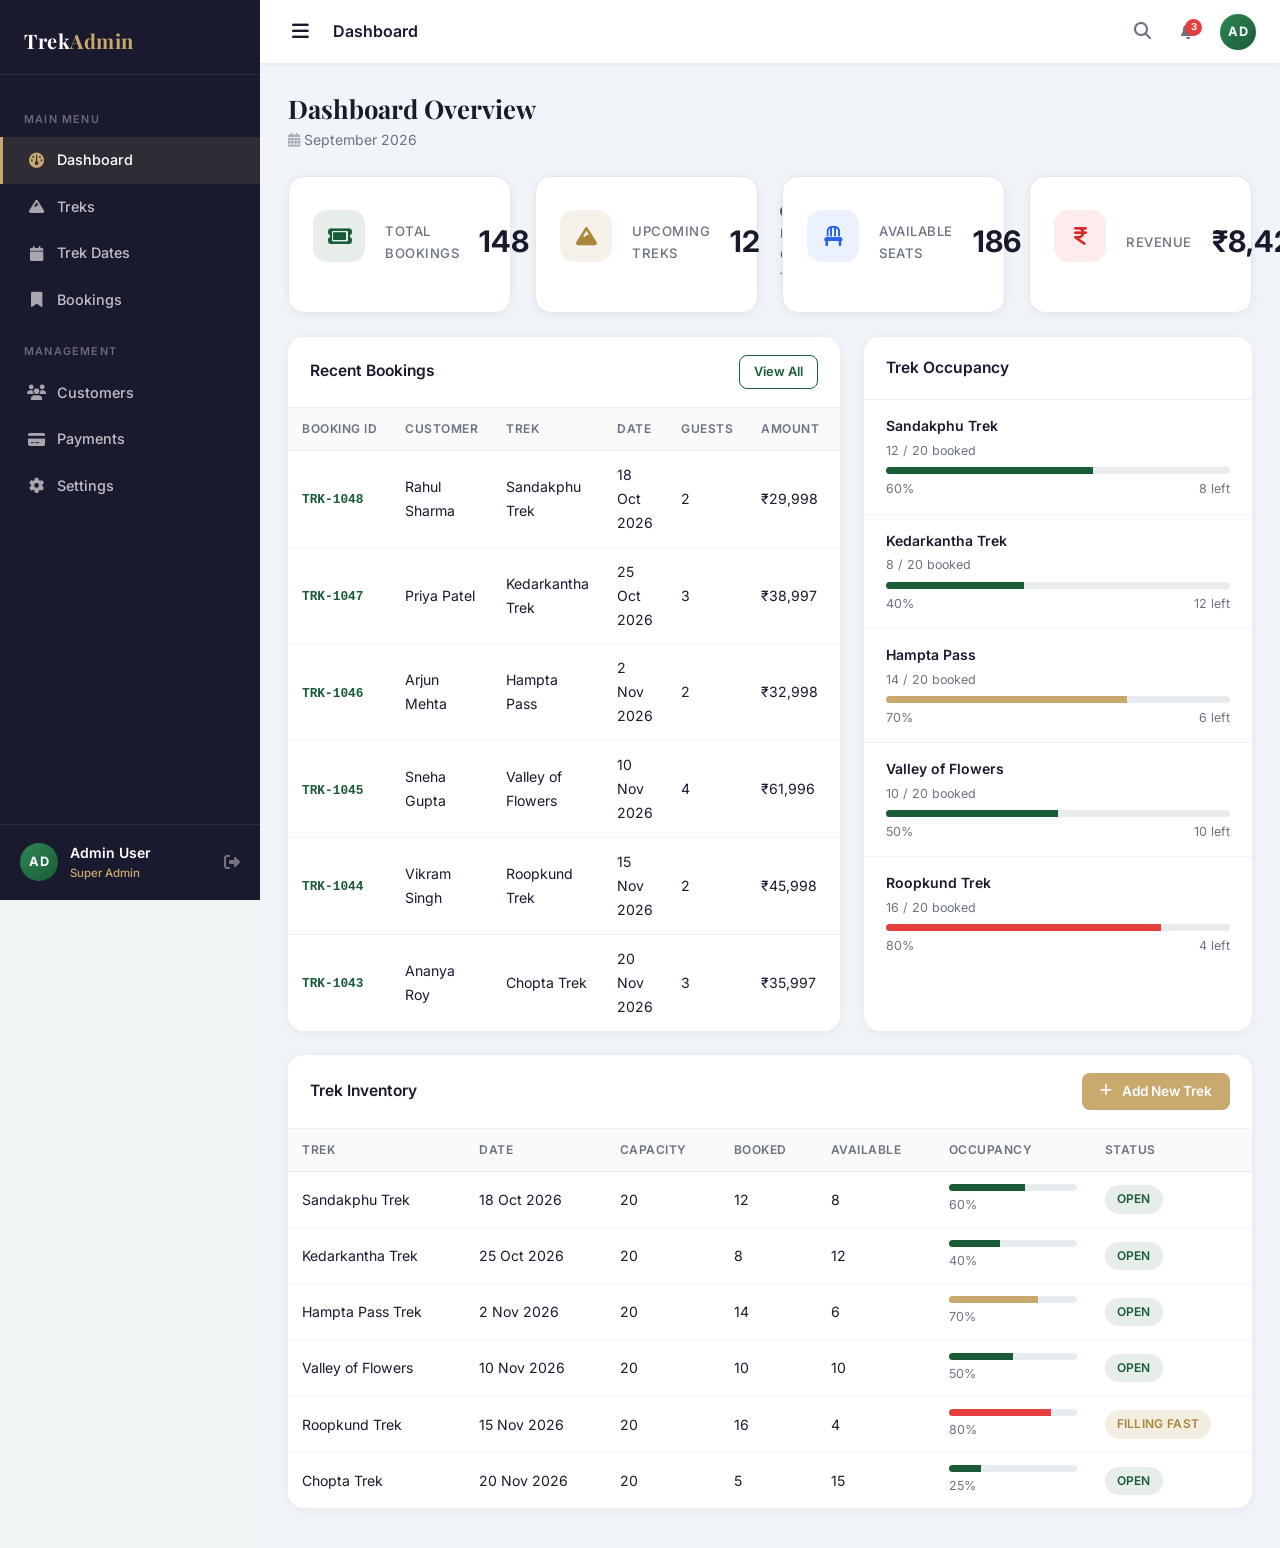
<file: admin.html>
﻿<!DOCTYPE html>
<html lang="en">
<head>
  <meta charset="UTF-8" />
  <meta name="viewport" content="width=device-width, initial-scale=1.0" />
  <title>Admin Dashboard — Trek Adventures</title>
  <link rel="stylesheet" href="https://cdn.jsdelivr.net/npm/bootstrap@5.3.3/dist/css/bootstrap.min.css" />
  <link rel="stylesheet" href="https://cdnjs.cloudflare.com/ajax/libs/font-awesome/6.5.0/css/all.min.css" />
  <link rel="stylesheet" href="https://fonts.googleapis.com/css2?family=Playfair+Display:wght@400;700&family=Inter:wght@300;400;500;600;700&display=swap" />
    <link rel="stylesheet" href="css/style.css" />
  <style>
    :root {
      --primary: #1a5c38;
      --primary-light: #2d8653;
      --accent: #c8a96e;
      --accent-dark: #a8873a;
      --dark: #1a1a2e;
      --light-bg: #f8f6f0;
      --text-muted-custom: #6b7280;
      --sidebar-width: 260px;
    }

    *, *::before, *::after { box-sizing: border-box; }

    body {
      font-family: 'Inter', sans-serif;
      background: #f1f5f3;
      color: var(--dark);
      margin: 0;
      padding: 0;
    }

    /* ===================== SIDEBAR ===================== */
    .admin-sidebar {
      width: var(--sidebar-width);
      min-height: 100vh;
      background: var(--dark);
      display: flex;
      flex-direction: column;
      position: fixed;
      top: 0;
      left: 0;
      z-index: 500;
      transition: transform 0.3s ease;
      overflow-y: auto;
    }

    .admin-sidebar.collapsed {
      transform: translateX(calc(-1 * var(--sidebar-width)));
    }

    .sidebar-logo {
      padding: 28px 24px 20px;
      font-family: 'Playfair Display', serif;
      font-size: 1.5rem;
      font-weight: 700;
      color: #fff;
      border-bottom: 1px solid rgba(255,255,255,0.08);
      letter-spacing: 0.5px;
    }

    .sidebar-logo span {
      color: var(--accent);
    }

    .sidebar-nav {
      flex: 1;
      padding: 16px 0;
    }

    .nav-section-label {
      font-size: 0.675rem;
      font-weight: 600;
      letter-spacing: 1.2px;
      text-transform: uppercase;
      color: rgba(255,255,255,0.35);
      padding: 20px 24px 8px;
    }

    .sidebar-nav a {
      display: flex;
      align-items: center;
      gap: 12px;
      padding: 11px 24px;
      color: rgba(255,255,255,0.72);
      text-decoration: none;
      font-size: 0.9rem;
      font-weight: 500;
      border-left: 3px solid transparent;
      transition: all 0.2s ease;
    }

    .sidebar-nav a:hover {
      color: #fff;
      background: rgba(255,255,255,0.06);
    }

    .sidebar-nav a.active {
      color: #fff;
      background: rgba(200,169,110,0.12);
      border-left-color: var(--accent);
    }

    .sidebar-nav a .fa-fw {
      width: 18px;
      font-size: 0.95rem;
      opacity: 0.85;
    }

    .sidebar-nav a.active .fa-fw {
      color: var(--accent);
      opacity: 1;
    }

    /* Sidebar User Section */
    .sidebar-user {
      padding: 16px 20px;
      border-top: 1px solid rgba(255,255,255,0.08);
      display: flex;
      align-items: center;
      gap: 12px;
    }

    .avatar-circle {
      width: 38px;
      height: 38px;
      border-radius: 50%;
      background: linear-gradient(135deg, var(--primary-light), var(--primary));
      color: #fff;
      display: flex;
      align-items: center;
      justify-content: center;
      font-weight: 700;
      font-size: 0.8rem;
      flex-shrink: 0;
      letter-spacing: 0.5px;
    }

    .sidebar-user-info {
      flex: 1;
      overflow: hidden;
    }

    .sidebar-user-name {
      color: #fff;
      font-size: 0.875rem;
      font-weight: 600;
      white-space: nowrap;
      overflow: hidden;
      text-overflow: ellipsis;
    }

    .sidebar-user-role {
      color: var(--accent);
      font-size: 0.72rem;
      font-weight: 500;
    }

    .sidebar-logout {
      color: rgba(255,255,255,0.4);
      font-size: 1rem;
      text-decoration: none;
      transition: color 0.2s;
    }

    .sidebar-logout:hover { color: #fc8181; }

    /* ===================== MAIN CONTENT ===================== */
    .admin-content {
      margin-left: var(--sidebar-width);
      min-height: 100vh;
      display: flex;
      flex-direction: column;
      transition: margin-left 0.3s ease;
    }

    .admin-content.expanded {
      margin-left: 0;
    }

    /* ===================== TOPBAR ===================== */
    .admin-topbar {
      background: #fff;
      border-bottom: 1px solid rgba(0,0,0,0.07);
      padding: 0 24px;
      height: 64px;
      display: flex;
      align-items: center;
      justify-content: space-between;
      position: sticky;
      top: 0;
      z-index: 400;
      box-shadow: 0 1px 4px rgba(0,0,0,0.06);
    }

    .topbar-left {
      display: flex;
      align-items: center;
      gap: 16px;
    }

    .topbar-right {
      display: flex;
      align-items: center;
      gap: 10px;
    }

    #sidebar-toggle {
      background: none;
      border: none;
      color: var(--dark);
      font-size: 1.2rem;
      cursor: pointer;
      padding: 6px 8px;
      border-radius: 8px;
      transition: background 0.2s;
    }

    #sidebar-toggle:hover {
      background: var(--light-bg);
    }

    .breadcrumb-label {
      font-size: 1rem;
      font-weight: 600;
      color: var(--dark);
    }

    .topbar-icon-btn {
      position: relative;
      background: none;
      border: none;
      color: var(--text-muted-custom);
      font-size: 1.05rem;
      cursor: pointer;
      padding: 8px 10px;
      border-radius: 8px;
      transition: background 0.2s, color 0.2s;
      text-decoration: none;
      display: flex;
      align-items: center;
    }

    .topbar-icon-btn:hover {
      background: var(--light-bg);
      color: var(--primary);
    }

    .notif-badge {
      position: absolute;
      top: 4px;
      right: 4px;
      width: 17px;
      height: 17px;
      background: #e53e3e;
      color: #fff;
      border-radius: 50%;
      font-size: 0.6rem;
      font-weight: 700;
      display: flex;
      align-items: center;
      justify-content: center;
    }

    .topbar-avatar {
      width: 36px;
      height: 36px;
      border-radius: 50%;
      background: linear-gradient(135deg, var(--primary-light), var(--primary));
      color: #fff;
      font-size: 0.8rem;
      font-weight: 700;
      display: flex;
      align-items: center;
      justify-content: center;
      cursor: pointer;
      letter-spacing: 0.5px;
    }

    /* ===================== CONTENT AREA ===================== */
    .content-body {
      padding: 28px 28px 40px;
      flex: 1;
    }

    .page-heading {
      font-family: 'Playfair Display', serif;
      font-size: 1.6rem;
      font-weight: 700;
      color: var(--dark);
      margin: 0;
    }

    .page-date {
      color: var(--text-muted-custom);
      font-size: 0.875rem;
    }

    /* ===================== STAT CARDS ===================== */
    .stat-card {
      background: #fff;
      border-radius: 16px;
      padding: 24px;
      box-shadow: 0 2px 12px rgba(0,0,0,0.06);
      transition: transform 0.2s ease, box-shadow 0.2s ease;
      height: 100%;
    }

    .stat-card:hover {
      transform: translateY(-4px);
      box-shadow: 0 8px 24px rgba(0,0,0,0.10);
    }

    .stat-icon {
      width: 52px;
      height: 52px;
      border-radius: 14px;
      display: flex;
      align-items: center;
      justify-content: center;
      font-size: 1.3rem;
      margin-bottom: 16px;
    }

    .stat-icon.green  { background: rgba(26,92,56,0.1);  color: var(--primary); }
    .stat-icon.gold   { background: rgba(200,169,110,0.15); color: var(--accent-dark); }
    .stat-icon.blue   { background: rgba(59,130,246,0.1);  color: #2563eb; }
    .stat-icon.red    { background: rgba(239,68,68,0.1);   color: #dc2626; }

    .stat-value {
      font-size: 1.85rem;
      font-weight: 700;
      color: var(--dark);
      line-height: 1;
      margin-bottom: 4px;
    }

    .stat-label {
      font-size: 0.82rem;
      font-weight: 500;
      color: var(--text-muted-custom);
      margin-bottom: 8px;
      text-transform: uppercase;
      letter-spacing: 0.5px;
    }

    .stat-sub {
      font-size: 0.8rem;
      margin: 0;
    }

    /* ===================== CARDS ===================== */
    .admin-card {
      background: #fff;
      border-radius: 16px;
      box-shadow: 0 2px 12px rgba(0,0,0,0.06);
      border: none;
      overflow: hidden;
      height: 100%;
    }

    .admin-card .card-header {
      background: #fff;
      border-bottom: 1px solid rgba(0,0,0,0.06);
      padding: 18px 22px;
      display: flex;
      align-items: center;
      justify-content: space-between;
      font-weight: 600;
      font-size: 0.975rem;
      color: var(--dark);
    }

    /* ===================== TABLE ===================== */
    .admin-table {
      font-size: 0.86rem;
    }

    .admin-table thead th {
      font-size: 0.75rem;
      font-weight: 600;
      text-transform: uppercase;
      letter-spacing: 0.5px;
      color: var(--text-muted-custom);
      background: #fafafa;
      border-bottom: 1px solid rgba(0,0,0,0.07);
      padding: 11px 14px;
      white-space: nowrap;
    }

    .admin-table tbody td {
      padding: 12px 14px;
      vertical-align: middle;
      border-color: rgba(0,0,0,0.05);
      color: var(--dark);
    }

    .admin-table tbody tr:last-child td {
      border-bottom: none;
    }

    .admin-table tbody tr:hover {
      background: #f9fdf9;
    }

    .booking-id {
      font-family: 'Courier New', monospace;
      font-size: 0.8rem;
      font-weight: 600;
      color: var(--primary);
    }

    /* ===================== STATUS BADGES ===================== */
    .status-badge {
      display: inline-flex;
      align-items: center;
      padding: 4px 12px;
      border-radius: 20px;
      font-size: 0.75rem;
      font-weight: 600;
      letter-spacing: 0.3px;
    }

    .status-confirmed {
      background: rgba(26,92,56,0.1);
      color: var(--primary);
    }

    .status-pending {
      background: rgba(200,169,110,0.2);
      color: var(--accent-dark);
    }

    .status-cancelled {
      background: rgba(239,68,68,0.1);
      color: #dc2626;
    }

    /* ===================== OCCUPANCY BARS ===================== */
    .occupancy-wrap {
      display: flex;
      flex-direction: column;
      gap: 3px;
    }

    .occupancy-meta {
      display: flex;
      justify-content: space-between;
      font-size: 0.78rem;
      color: var(--text-muted-custom);
    }

    .trek-perf-item {
      padding: 14px 22px;
      border-bottom: 1px solid rgba(0,0,0,0.05);
    }

    .trek-perf-item:last-child { border-bottom: none; }

    .trek-perf-name {
      font-weight: 600;
      font-size: 0.875rem;
      color: var(--dark);
      margin-bottom: 2px;
    }

    .trek-perf-seats {
      font-size: 0.78rem;
      color: var(--text-muted-custom);
      margin-bottom: 6px;
    }

    .progress {
      height: 7px;
      border-radius: 99px;
      background: #e9ecef;
    }

    .progress-bar.bg-primary-custom { background: var(--primary) !important; }
    .progress-bar.bg-accent-custom  { background: var(--accent) !important; }
    .progress-bar.bg-danger-custom  { background: #e53e3e !important; }

    /* ===================== BUTTONS ===================== */
    .btn-outline-custom {
      border: 1.5px solid var(--primary);
      color: var(--primary);
      background: transparent;
      font-size: 0.8rem;
      font-weight: 600;
      padding: 5px 14px;
      border-radius: 8px;
      transition: all 0.2s;
    }

    .btn-outline-custom:hover {
      background: var(--primary);
      color: #fff;
    }

    .btn-accent {
      background: var(--accent);
      color: #fff;
      border: none;
      font-size: 0.85rem;
      font-weight: 600;
      padding: 7px 18px;
      border-radius: 8px;
      transition: background 0.2s;
    }

    .btn-accent:hover {
      background: var(--accent-dark);
      color: #fff;
    }

    /* ===================== OVERLAY ===================== */
    #sidebar-overlay {
      display: none;
      background: rgba(0,0,0,0.5);
      z-index: 499;
    }

    /* ===================== RESPONSIVE ===================== */
    @media (max-width: 991.98px) {
      .admin-sidebar {
        transform: translateX(calc(-1 * var(--sidebar-width)));
      }

      .admin-sidebar.open {
        transform: translateX(0);
      }

      .admin-content {
        margin-left: 0;
      }

      #sidebar-overlay.show {
        display: block !important;
      }
    }

    @media (max-width: 575.98px) {
      .content-body {
        padding: 16px 14px 32px;
      }

      .admin-topbar {
        padding: 0 14px;
      }

      .stat-value {
        font-size: 1.5rem;
      }
    }
  </style>
</head>
<body data-page="admin">

<!-- Sidebar Overlay (mobile) -->
<div id="sidebar-overlay"
     class="position-fixed top-0 start-0 w-100 h-100"
     style="background:rgba(0,0,0,.5);z-index:499;display:none"
     onclick="toggleSidebar()"></div>

<div class="d-flex">

  <!-- ==================== SIDEBAR ==================== -->
  <aside class="admin-sidebar" id="adminSidebar">

    <div class="sidebar-logo">Trek<span>Admin</span></div>

    <nav class="sidebar-nav">

      <!-- Main Menu -->
      <div class="nav-section-label">Main Menu</div>
      <a href="#" class="active">
        <i class="fas fa-gauge fa-fw"></i> Dashboard
      </a>
      <a href="#">
        <i class="fas fa-mountain fa-fw"></i> Treks
      </a>
      <a href="#">
        <i class="fas fa-calendar fa-fw"></i> Trek Dates
      </a>
      <a href="#">
        <i class="fas fa-bookmark fa-fw"></i> Bookings
      </a>

      <!-- Management -->
      <div class="nav-section-label">Management</div>
      <a href="#">
        <i class="fas fa-users fa-fw"></i> Customers
      </a>
      <a href="#">
        <i class="fas fa-credit-card fa-fw"></i> Payments
      </a>
      <a href="#">
        <i class="fas fa-gear fa-fw"></i> Settings
      </a>

    </nav>

    <!-- Sidebar User -->
    <div class="sidebar-user">
      <div class="avatar-circle">AD</div>
      <div class="sidebar-user-info">
        <div class="sidebar-user-name">Admin User</div>
        <div class="sidebar-user-role">Super Admin</div>
      </div>
      <a href="#" class="sidebar-logout" title="Logout">
        <i class="fas fa-sign-out-alt"></i>
      </a>
    </div>

  </aside>

  <!-- ==================== MAIN CONTENT ==================== -->
  <div class="admin-content w-100" id="adminContent">

    <!-- TOPBAR -->
    <div class="admin-topbar">
      <div class="topbar-left">
        <button id="sidebar-toggle" onclick="toggleSidebar()" title="Toggle Sidebar">
          <i class="fas fa-bars"></i>
        </button>
        <span class="breadcrumb-label">Dashboard</span>
      </div>
      <div class="topbar-right">
        <button class="topbar-icon-btn" title="Search">
          <i class="fas fa-search"></i>
        </button>
        <button class="topbar-icon-btn" title="Notifications">
          <i class="fas fa-bell"></i>
          <span class="notif-badge">3</span>
        </button>
        <div class="topbar-avatar ms-1">AD</div>
      </div>
    </div>

    <!-- CONTENT BODY -->
    <div class="content-body">

      <!-- ── Section 1: Page Heading ── -->
      <div class="d-flex align-items-center justify-content-between mb-4">
        <div>
          <h1 class="page-heading">Dashboard Overview</h1>
          <p class="page-date mb-0 mt-1"><i class="fas fa-calendar-alt me-1 opacity-50"></i>September 2026</p>
        </div>
      </div>

      <!-- ── Section 2: Stat Cards ── -->
      <div class="row row-cols-1 row-cols-sm-2 row-cols-xl-4 g-4 mb-4">

        <!-- Total Bookings -->
        <div class="col">
          <div class="stat-card">
            <div class="stat-icon green">
              <i class="fas fa-ticket"></i>
            </div>
            <div class="stat-label">Total Bookings</div>
            <div class="stat-value">148</div>
            <p class="stat-sub text-success"><i class="fas fa-arrow-up me-1"></i>+12 this month</p>
          </div>
        </div>

        <!-- Upcoming Treks -->
        <div class="col">
          <div class="stat-card">
            <div class="stat-icon gold">
              <i class="fas fa-mountain"></i>
            </div>
            <div class="stat-label">Upcoming Treks</div>
            <div class="stat-value">12</div>
            <p class="stat-sub text-muted"><i class="fas fa-clock me-1"></i>Next: Oct 18</p>
          </div>
        </div>

        <!-- Available Seats -->
        <div class="col">
          <div class="stat-card">
            <div class="stat-icon blue">
              <i class="fas fa-chair"></i>
            </div>
            <div class="stat-label">Available Seats</div>
            <div class="stat-value">186</div>
            <p class="stat-sub text-muted"><i class="fas fa-layer-group me-1"></i>Across all treks</p>
          </div>
        </div>

        <!-- Revenue -->
        <div class="col">
          <div class="stat-card">
            <div class="stat-icon red">
              <i class="fas fa-indian-rupee-sign"></i>
            </div>
            <div class="stat-label">Revenue</div>
            <div class="stat-value">₹8,42,500</div>
            <p class="stat-sub text-success"><i class="fas fa-arrow-up me-1"></i>+18% vs last month</p>
          </div>
        </div>

      </div><!-- /stat cards row -->

      <!-- ── Section 3: Bookings + Trek Performance ── -->
      <div class="row g-4 mb-4">

        <!-- Recent Bookings -->
        <div class="col-lg-7">
          <div class="admin-card">
            <div class="card-header">
              <span>Recent Bookings</span>
              <button class="btn-outline-custom">View All</button>
            </div>
            <div class="table-responsive">
              <table class="admin-table table table-hover mb-0">
                <thead>
                  <tr>
                    <th>Booking ID</th>
                    <th>Customer</th>
                    <th>Trek</th>
                    <th>Date</th>
                    <th>Guests</th>
                    <th>Amount</th>
                    <th>Status</th>
                  </tr>
                </thead>
                <tbody>
                  <tr>
                    <td><span class="booking-id">TRK-1048</span></td>
                    <td>Rahul Sharma</td>
                    <td>Sandakphu Trek</td>
                    <td>18 Oct 2026</td>
                    <td>2</td>
                    <td>₹29,998</td>
                    <td><span class="status-badge status-confirmed">Confirmed</span></td>
                  </tr>
                  <tr>
                    <td><span class="booking-id">TRK-1047</span></td>
                    <td>Priya Patel</td>
                    <td>Kedarkantha Trek</td>
                    <td>25 Oct 2026</td>
                    <td>3</td>
                    <td>₹38,997</td>
                    <td><span class="status-badge status-confirmed">Confirmed</span></td>
                  </tr>
                  <tr>
                    <td><span class="booking-id">TRK-1046</span></td>
                    <td>Arjun Mehta</td>
                    <td>Hampta Pass</td>
                    <td>2 Nov 2026</td>
                    <td>2</td>
                    <td>₹32,998</td>
                    <td><span class="status-badge status-pending">Pending</span></td>
                  </tr>
                  <tr>
                    <td><span class="booking-id">TRK-1045</span></td>
                    <td>Sneha Gupta</td>
                    <td>Valley of Flowers</td>
                    <td>10 Nov 2026</td>
                    <td>4</td>
                    <td>₹61,996</td>
                    <td><span class="status-badge status-confirmed">Confirmed</span></td>
                  </tr>
                  <tr>
                    <td><span class="booking-id">TRK-1044</span></td>
                    <td>Vikram Singh</td>
                    <td>Roopkund Trek</td>
                    <td>15 Nov 2026</td>
                    <td>2</td>
                    <td>₹45,998</td>
                    <td><span class="status-badge status-pending">Pending</span></td>
                  </tr>
                  <tr>
                    <td><span class="booking-id">TRK-1043</span></td>
                    <td>Ananya Roy</td>
                    <td>Chopta Trek</td>
                    <td>20 Nov 2026</td>
                    <td>3</td>
                    <td>₹35,997</td>
                    <td><span class="status-badge status-cancelled">Cancelled</span></td>
                  </tr>
                </tbody>
              </table>
            </div>
          </div>
        </div>

        <!-- Trek Occupancy -->
        <div class="col-lg-5">
          <div class="admin-card">
            <div class="card-header">
              <span>Trek Occupancy</span>
            </div>
            <div>

              <div class="trek-perf-item">
                <div class="trek-perf-name">Sandakphu Trek</div>
                <div class="trek-perf-seats">12 / 20 booked</div>
                <div class="progress">
                  <div class="progress-bar bg-primary-custom" style="width:60%" role="progressbar" aria-valuenow="60" aria-valuemin="0" aria-valuemax="100"></div>
                </div>
                <div class="occupancy-meta mt-1"><span>60%</span><span>8 left</span></div>
              </div>

              <div class="trek-perf-item">
                <div class="trek-perf-name">Kedarkantha Trek</div>
                <div class="trek-perf-seats">8 / 20 booked</div>
                <div class="progress">
                  <div class="progress-bar bg-primary-custom" style="width:40%" role="progressbar" aria-valuenow="40" aria-valuemin="0" aria-valuemax="100"></div>
                </div>
                <div class="occupancy-meta mt-1"><span>40%</span><span>12 left</span></div>
              </div>

              <div class="trek-perf-item">
                <div class="trek-perf-name">Hampta Pass</div>
                <div class="trek-perf-seats">14 / 20 booked</div>
                <div class="progress">
                  <div class="progress-bar bg-accent-custom" style="width:70%" role="progressbar" aria-valuenow="70" aria-valuemin="0" aria-valuemax="100"></div>
                </div>
                <div class="occupancy-meta mt-1"><span>70%</span><span>6 left</span></div>
              </div>

              <div class="trek-perf-item">
                <div class="trek-perf-name">Valley of Flowers</div>
                <div class="trek-perf-seats">10 / 20 booked</div>
                <div class="progress">
                  <div class="progress-bar bg-primary-custom" style="width:50%" role="progressbar" aria-valuenow="50" aria-valuemin="0" aria-valuemax="100"></div>
                </div>
                <div class="occupancy-meta mt-1"><span>50%</span><span>10 left</span></div>
              </div>

              <div class="trek-perf-item">
                <div class="trek-perf-name">Roopkund Trek</div>
                <div class="trek-perf-seats">16 / 20 booked</div>
                <div class="progress">
                  <div class="progress-bar bg-danger-custom" style="width:80%" role="progressbar" aria-valuenow="80" aria-valuemin="0" aria-valuemax="100"></div>
                </div>
                <div class="occupancy-meta mt-1"><span>80%</span><span>4 left</span></div>
              </div>

            </div>
          </div>
        </div>

      </div><!-- /section 3 -->

      <!-- ── Section 4: Trek Inventory Table ── -->
      <div class="row">
        <div class="col-12">
          <div class="admin-card">
            <div class="card-header">
              <span>Trek Inventory</span>
              <button class="btn-accent"><i class="fas fa-plus me-1"></i>Add New Trek</button>
            </div>
            <div class="table-responsive">
              <table class="admin-table table table-hover mb-0">
                <thead>
                  <tr>
                    <th>Trek</th>
                    <th>Date</th>
                    <th>Capacity</th>
                    <th>Booked</th>
                    <th>Available</th>
                    <th style="min-width:130px">Occupancy</th>
                    <th>Status</th>
                  </tr>
                </thead>
                <tbody>
                  <tr>
                    <td class="fw-600">Sandakphu Trek</td>
                    <td>18 Oct 2026</td>
                    <td>20</td>
                    <td>12</td>
                    <td>8</td>
                    <td>
                      <div class="occupancy-wrap">
                        <div class="progress">
                          <div class="progress-bar bg-primary-custom" style="width:60%" role="progressbar"></div>
                        </div>
                        <div class="occupancy-meta"><span>60%</span></div>
                      </div>
                    </td>
                    <td><span class="status-badge status-confirmed">Open</span></td>
                  </tr>
                  <tr>
                    <td class="fw-600">Kedarkantha Trek</td>
                    <td>25 Oct 2026</td>
                    <td>20</td>
                    <td>8</td>
                    <td>12</td>
                    <td>
                      <div class="occupancy-wrap">
                        <div class="progress">
                          <div class="progress-bar bg-primary-custom" style="width:40%" role="progressbar"></div>
                        </div>
                        <div class="occupancy-meta"><span>40%</span></div>
                      </div>
                    </td>
                    <td><span class="status-badge status-confirmed">Open</span></td>
                  </tr>
                  <tr>
                    <td class="fw-600">Hampta Pass Trek</td>
                    <td>2 Nov 2026</td>
                    <td>20</td>
                    <td>14</td>
                    <td>6</td>
                    <td>
                      <div class="occupancy-wrap">
                        <div class="progress">
                          <div class="progress-bar bg-accent-custom" style="width:70%" role="progressbar"></div>
                        </div>
                        <div class="occupancy-meta"><span>70%</span></div>
                      </div>
                    </td>
                    <td><span class="status-badge status-confirmed">Open</span></td>
                  </tr>
                  <tr>
                    <td class="fw-600">Valley of Flowers</td>
                    <td>10 Nov 2026</td>
                    <td>20</td>
                    <td>10</td>
                    <td>10</td>
                    <td>
                      <div class="occupancy-wrap">
                        <div class="progress">
                          <div class="progress-bar bg-primary-custom" style="width:50%" role="progressbar"></div>
                        </div>
                        <div class="occupancy-meta"><span>50%</span></div>
                      </div>
                    </td>
                    <td><span class="status-badge status-confirmed">Open</span></td>
                  </tr>
                  <tr>
                    <td class="fw-600">Roopkund Trek</td>
                    <td>15 Nov 2026</td>
                    <td>20</td>
                    <td>16</td>
                    <td>4</td>
                    <td>
                      <div class="occupancy-wrap">
                        <div class="progress">
                          <div class="progress-bar bg-danger-custom" style="width:80%" role="progressbar"></div>
                        </div>
                        <div class="occupancy-meta"><span>80%</span></div>
                      </div>
                    </td>
                    <td><span class="status-badge status-pending">Filling Fast</span></td>
                  </tr>
                  <tr>
                    <td class="fw-600">Chopta Trek</td>
                    <td>20 Nov 2026</td>
                    <td>20</td>
                    <td>5</td>
                    <td>15</td>
                    <td>
                      <div class="occupancy-wrap">
                        <div class="progress">
                          <div class="progress-bar bg-primary-custom" style="width:25%" role="progressbar"></div>
                        </div>
                        <div class="occupancy-meta"><span>25%</span></div>
                      </div>
                    </td>
                    <td><span class="status-badge status-confirmed">Open</span></td>
                  </tr>
                </tbody>
              </table>
            </div>
          </div>
        </div>
      </div><!-- /section 4 -->

    </div><!-- /content-body -->
  </div><!-- /admin-content -->
</div><!-- /d-flex -->

<script src="https://cdn.jsdelivr.net/npm/bootstrap@5.3.3/dist/js/bootstrap.bundle.min.js"></script>
<script src="js/main.js" defer></script>
<script>
  function toggleSidebar() {
    const sidebar  = document.getElementById('adminSidebar');
    const overlay  = document.getElementById('sidebar-overlay');
    const content  = document.getElementById('adminContent');
    const isWide   = window.innerWidth >= 992;

    if (isWide) {
      // Desktop: push content
      sidebar.classList.toggle('collapsed');
      content.classList.toggle('expanded');
    } else {
      // Mobile: slide over + overlay
      sidebar.classList.toggle('open');
      const isOpen = sidebar.classList.contains('open');
      overlay.style.display = isOpen ? 'block' : 'none';
    }
  }

  // Reset sidebar state on resize
  window.addEventListener('resize', () => {
    const sidebar  = document.getElementById('adminSidebar');
    const overlay  = document.getElementById('sidebar-overlay');
    const content  = document.getElementById('adminContent');
    if (window.innerWidth >= 992) {
      sidebar.classList.remove('open');
      overlay.style.display = 'none';
    } else {
      sidebar.classList.remove('collapsed');
      content.classList.remove('expanded');
    }
  });

  // Sidebar nav link active state
  document.querySelectorAll('.sidebar-nav a').forEach(link => {
    link.addEventListener('click', function(e) {
      e.preventDefault();
      document.querySelectorAll('.sidebar-nav a').forEach(l => l.classList.remove('active'));
      this.classList.add('active');
    });
  });
</script>
</body>
</html>
</file>
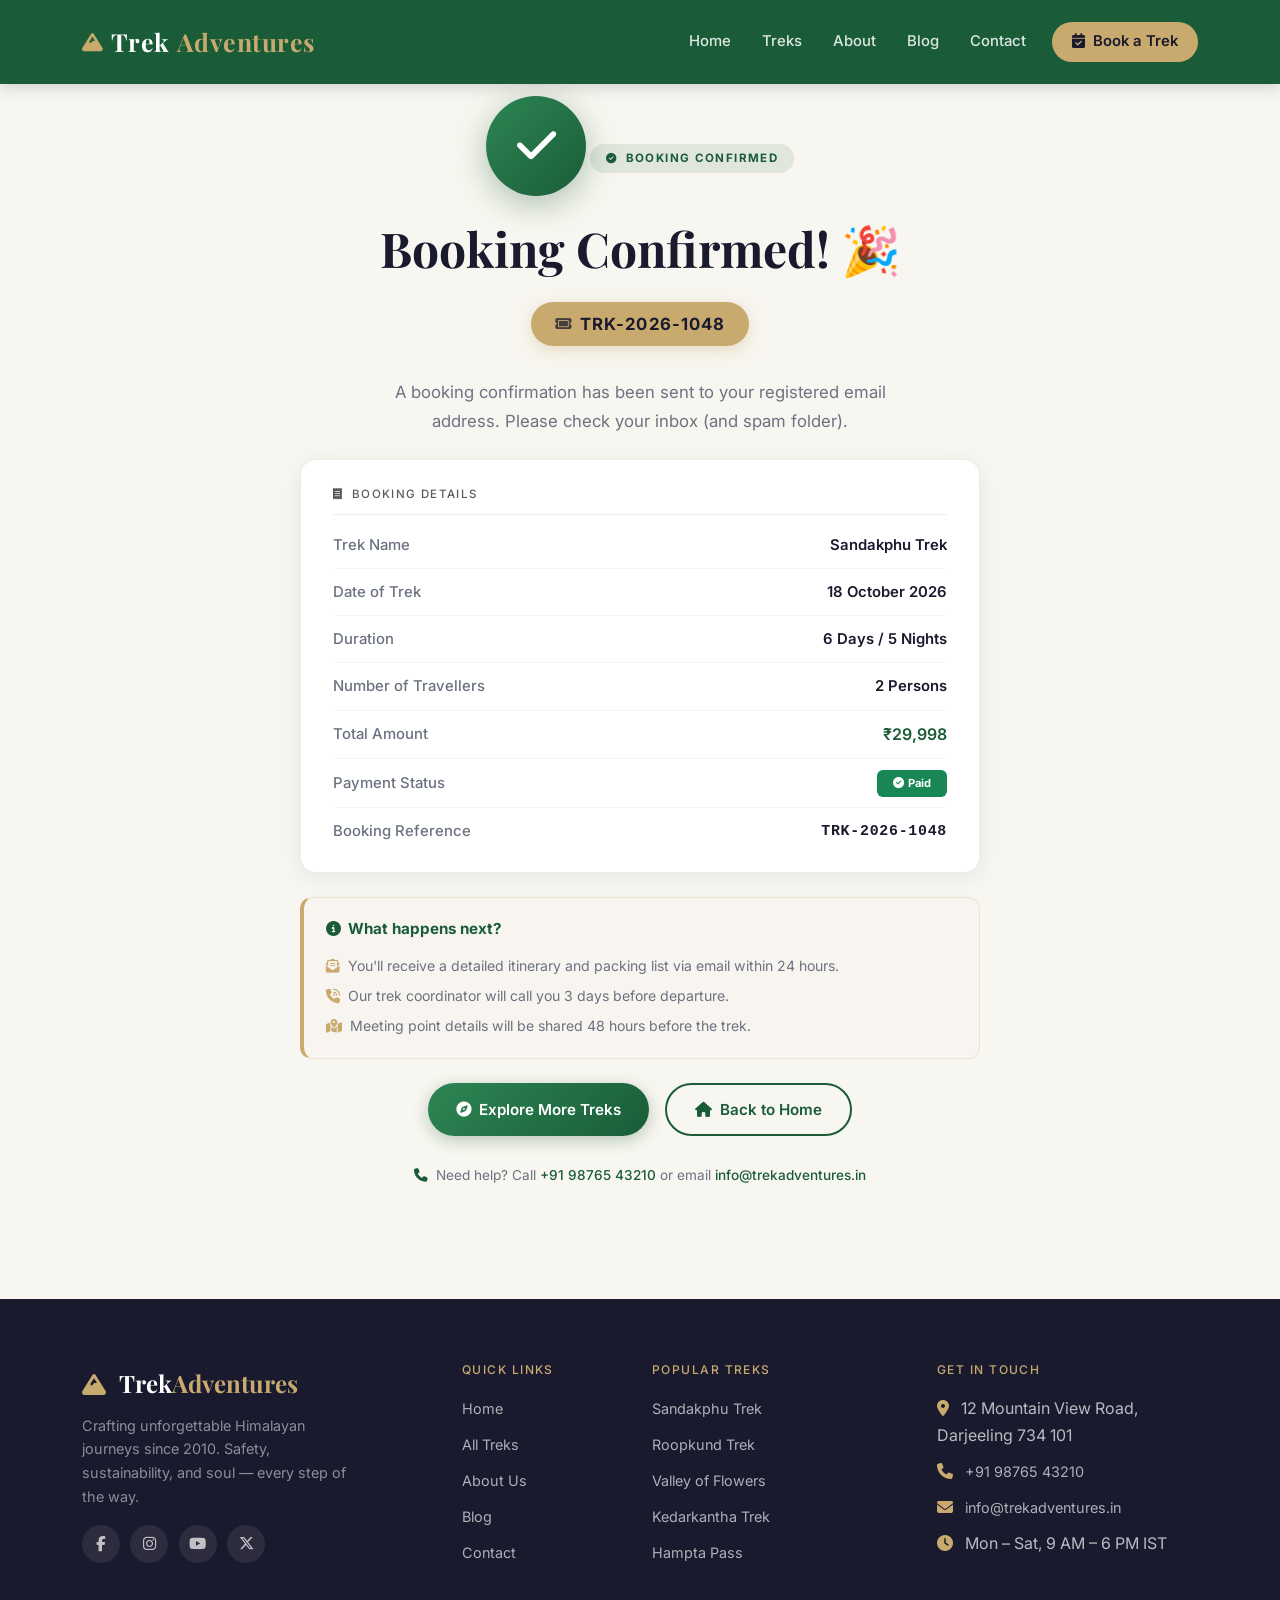
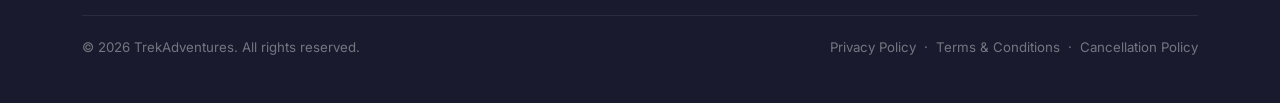
<file: confirmation.html>
﻿<!DOCTYPE html>
<html lang="en">
<head>
  <meta charset="UTF-8" />
  <meta name="viewport" content="width=device-width, initial-scale=1.0" />
  <title>Booking Confirmed — Trek Adventures</title>

  <!-- Bootstrap 5.3 -->
  <link rel="stylesheet" href="https://cdn.jsdelivr.net/npm/bootstrap@5.3.3/dist/css/bootstrap.min.css" />
  <!-- Font Awesome 6 -->
  <link rel="stylesheet" href="https://cdnjs.cloudflare.com/ajax/libs/font-awesome/6.5.0/css/all.min.css" />
  <!-- Google Fonts -->
  <link rel="preconnect" href="https://fonts.googleapis.com" />
  <link rel="preconnect" href="https://fonts.gstatic.com" crossorigin />
  <link href="https://fonts.googleapis.com/css2?family=Playfair+Display:wght@400;700&family=Inter:wght@300;400;500;600;700&display=swap" rel="stylesheet" />
    <link rel="stylesheet" href="css/style.css" />

  <style>
    /* ─── CSS Variables ─────────────────────────────────── */
    :root {
      --primary:            #1a5c38;
      --primary-light:      #2d8653;
      --accent:             #c8a96e;
      --accent-dark:        #a8873a;
      --dark:               #1a1a2e;
      --light-bg:           #f8f6f0;
      --text-muted-custom:  #6b7280;
    }

    /* ─── Base ──────────────────────────────────────────── */
    *, *::before, *::after { box-sizing: border-box; }

    body {
      font-family: 'Inter', sans-serif;
      background-color: var(--light-bg);
      color: var(--dark);
      margin: 0;
    }

    h1, h2, h3, h4, h5 {
      font-family: 'Playfair Display', serif;
    }

    /* ─── Navbar ────────────────────────────────────────── */
    .navbar-custom {
      background-color: var(--primary) !important;
      padding: 1rem 0;
      box-shadow: 0 2px 16px rgba(0,0,0,.18);
      transition: background-color .35s ease, padding .35s ease;
    }

    .navbar-custom .navbar-brand {
      font-family: 'Playfair Display', serif;
      font-size: 1.55rem;
      font-weight: 700;
      color: #fff !important;
      display: flex;
      align-items: center;
      gap: .45rem;
      letter-spacing: .02em;
    }

    .navbar-custom .navbar-brand .brand-icon {
      color: var(--accent);
      font-size: 1.3rem;
    }

    .navbar-custom .nav-link {
      color: rgba(255,255,255,.85) !important;
      font-weight: 500;
      font-size: .93rem;
      padding: .45rem .85rem !important;
      border-radius: 6px;
      transition: color .2s, background .2s;
    }

    .navbar-custom .nav-link:hover,
    .navbar-custom .nav-link.active {
      color: #fff !important;
      background: rgba(255,255,255,.12);
    }

    .navbar-custom .nav-cta {
      background: var(--accent);
      color: var(--dark) !important;
      font-weight: 600;
      border-radius: 50px;
      padding: .45rem 1.25rem !important;
      transition: background .2s, transform .2s;
    }

    .navbar-custom .nav-cta:hover {
      background: var(--accent-dark);
      transform: translateY(-1px);
    }

    .navbar-toggler {
      border: none;
      color: #fff;
    }

    .navbar-toggler-icon {
      background-image: url("data:image/svg+xml,%3csvg xmlns='http://www.w3.org/2000/svg' viewBox='0 0 30 30'%3e%3cpath stroke='rgba%28255%2c255%2c255%2c0.85%29' stroke-linecap='round' stroke-miterlimit='10' stroke-width='2' d='M4 7h22M4 15h22M4 23h22'/%3e%3c/svg%3e");
    }

    /* ─── Success Icon Animation ────────────────────────── */
    .confirm-check {
      width: 100px;
      height: 100px;
      background: linear-gradient(135deg, var(--primary-light), var(--primary));
      border-radius: 50%;
      display: inline-flex;
      align-items: center;
      justify-content: center;
      box-shadow: 0 8px 32px rgba(26, 92, 56, .35);
      animation: popIn .55s cubic-bezier(.26, 1.8, .5, 1) both;
      margin-bottom: 1.5rem;
    }

    .confirm-check i {
      font-size: 2.8rem;
      color: #fff;
    }

    @keyframes popIn {
      0%   { transform: scale(0);   opacity: 0; }
      80%  { transform: scale(1.08); }
      100% { transform: scale(1);   opacity: 1; }
    }

    /* ─── Tag Badge ─────────────────────────────────────── */
    .tag-badge {
      display: inline-block;
      background: rgba(26, 92, 56, .1);
      color: var(--primary);
      font-size: .72rem;
      font-weight: 700;
      letter-spacing: .12em;
      text-transform: uppercase;
      border-radius: 50px;
      padding: .3rem 1rem;
      margin-bottom: .75rem;
    }

    /* ─── Booking ID Badge ──────────────────────────────── */
    .booking-id-badge {
      display: inline-flex;
      align-items: center;
      gap: .5rem;
      background: var(--accent);
      color: var(--dark);
      font-family: 'Inter', monospace;
      font-weight: 700;
      font-size: 1.05rem;
      letter-spacing: .06em;
      border-radius: 50px;
      padding: .5rem 1.5rem;
      box-shadow: 0 4px 16px rgba(200, 169, 110, .35);
    }

    .booking-id-badge i {
      font-size: .9rem;
      opacity: .75;
    }

    /* ─── Lead Text ─────────────────────────────────────── */
    .lead-custom {
      font-size: 1.05rem;
      color: var(--text-muted-custom);
      line-height: 1.7;
      max-width: 560px;
      margin: 0 auto;
    }

    /* ─── Booking Detail Card ───────────────────────────── */
    .booking-detail-card {
      background: #fff;
      border-radius: 16px;
      border: 1px solid rgba(0,0,0,.07);
      box-shadow: 0 4px 24px rgba(0,0,0,.07);
      padding: 1.75rem 2rem;
    }

    .booking-detail-card h6 {
      font-family: 'Inter', sans-serif;
      font-size: .72rem;
      letter-spacing: .12em;
      text-transform: uppercase;
      color: var(--text-muted-custom);
      margin-bottom: 1.1rem;
      padding-bottom: .75rem;
      border-bottom: 1px solid rgba(0,0,0,.07);
    }

    .booking-detail-row {
      display: flex;
      justify-content: space-between;
      align-items: center;
      padding: .65rem 0;
      border-bottom: 1px solid rgba(0,0,0,.04);
      font-size: .93rem;
      flex-wrap: wrap;
      gap: .35rem;
    }

    .booking-detail-row:last-child {
      border-bottom: none;
      padding-bottom: 0;
    }

    .booking-detail-row:first-of-type {
      padding-top: 0;
    }

    .detail-label {
      color: var(--text-muted-custom);
      font-weight: 500;
      flex: 0 0 auto;
    }

    .detail-value {
      font-weight: 600;
      color: var(--dark);
      text-align: right;
    }

    .detail-value.amount {
      color: var(--primary);
      font-size: 1rem;
    }

    /* ─── Info Box ──────────────────────────────────────── */
    .info-box {
      background: rgba(248, 246, 240, .9);
      border: 1px solid rgba(200, 169, 110, .25);
      border-left: 4px solid var(--accent);
      border-radius: 12px;
      padding: 1.1rem 1.4rem;
      text-align: left;
    }

    .info-box .info-title {
      font-weight: 700;
      color: var(--primary);
      margin-bottom: .6rem;
      display: flex;
      align-items: center;
      gap: .4rem;
      font-size: .95rem;
    }

    .info-box ul {
      list-style: none;
      padding: 0;
      margin: 0;
    }

    .info-box ul li {
      color: var(--text-muted-custom);
      font-size: .88rem;
      padding: .25rem 0;
      line-height: 1.55;
    }

    /* ─── Buttons ───────────────────────────────────────── */
    .btn-primary-custom {
      display: inline-flex;
      align-items: center;
      gap: .5rem;
      background: linear-gradient(135deg, var(--primary-light), var(--primary));
      color: #fff;
      font-weight: 600;
      font-size: .95rem;
      padding: .75rem 1.75rem;
      border-radius: 50px;
      text-decoration: none;
      border: none;
      box-shadow: 0 4px 16px rgba(26,92,56,.3);
      transition: transform .2s, box-shadow .2s;
    }

    .btn-primary-custom:hover {
      transform: translateY(-4px);
      box-shadow: 0 8px 24px rgba(26,92,56,.4);
      color: #fff;
    }

    .btn-outline-custom {
      display: inline-flex;
      align-items: center;
      gap: .5rem;
      background: transparent;
      color: var(--primary);
      font-weight: 600;
      font-size: .95rem;
      padding: .72rem 1.75rem;
      border-radius: 50px;
      text-decoration: none;
      border: 2px solid var(--primary);
      transition: background .2s, color .2s, transform .2s;
    }

    .btn-outline-custom:hover {
      background: var(--primary);
      color: #fff;
      transform: translateY(-4px);
    }

    /* ─── Small Print ───────────────────────────────────── */
    .small-print {
      font-size: .85rem;
      color: var(--text-muted-custom);
      margin-top: 1.75rem;
    }

    .small-print a {
      color: var(--primary);
      text-decoration: none;
      font-weight: 500;
    }

    .small-print a:hover {
      text-decoration: underline;
    }

    /* ─── Footer ────────────────────────────────────────── */
    .footer-custom {
      background: var(--dark);
      color: rgba(255,255,255,.7);
      padding: 4rem 0 1.5rem;
    }

    .footer-custom .footer-brand {
      font-family: 'Playfair Display', serif;
      font-size: 1.5rem;
      color: #fff;
      font-weight: 700;
      margin-bottom: .6rem;
    }

    .footer-custom .footer-brand span {
      color: var(--accent);
    }

    .footer-custom .footer-tagline {
      font-size: .9rem;
      color: rgba(255,255,255,.5);
      max-width: 280px;
      line-height: 1.65;
    }

    .footer-custom h6 {
      font-family: 'Inter', sans-serif;
      font-size: .75rem;
      letter-spacing: .12em;
      text-transform: uppercase;
      color: var(--accent);
      margin-bottom: 1.1rem;
    }

    .footer-custom ul {
      list-style: none;
      padding: 0;
      margin: 0;
    }

    .footer-custom ul li {
      margin-bottom: .55rem;
    }

    .footer-custom ul li a {
      color: rgba(255,255,255,.65);
      text-decoration: none;
      font-size: .9rem;
      transition: color .2s;
    }

    .footer-custom ul li a:hover {
      color: var(--accent);
    }

    .footer-custom .social-links a {
      display: inline-flex;
      align-items: center;
      justify-content: center;
      width: 38px;
      height: 38px;
      border-radius: 50%;
      background: rgba(255,255,255,.08);
      color: rgba(255,255,255,.7);
      font-size: .95rem;
      margin-right: .4rem;
      transition: background .2s, color .2s, transform .2s;
      text-decoration: none;
    }

    .footer-custom .social-links a:hover {
      background: var(--accent);
      color: var(--dark);
      transform: translateY(-3px);
    }

    .footer-bottom {
      border-top: 1px solid rgba(255,255,255,.08);
      padding-top: 1.25rem;
      margin-top: 2.5rem;
      font-size: .83rem;
      color: rgba(255,255,255,.4);
    }

    /* ─── Responsive tweaks ─────────────────────────────── */
    @media (max-width: 575.98px) {
      .booking-detail-card {
        padding: 1.25rem 1.1rem;
      }
      .d-flex.gap-3.justify-content-center {
        flex-direction: column;
        align-items: center;
      }
      .btn-primary-custom,
      .btn-outline-custom {
        width: 100%;
        justify-content: center;
      }
    }
  </style>
</head>
<body data-page="home">

  <!-- ══════════════════════════════════════════════════════
       NAVBAR  (solid, data-transparent="false")
  ══════════════════════════════════════════════════════ -->
  <nav class="navbar navbar-expand-lg navbar-custom fixed-top" data-transparent="false">
    <div class="container">

      <!-- Brand -->
      <a class="navbar-brand" href="index.html">
        <i class="fas fa-mountain brand-icon"></i>
        Trek<span style="color:var(--accent);">Adventures</span>
      </a>

      <!-- Toggler -->
      <button class="navbar-toggler" type="button"
              data-bs-toggle="collapse" data-bs-target="#navMenu"
              aria-controls="navMenu" aria-expanded="false"
              aria-label="Toggle navigation">
        <span class="navbar-toggler-icon"></span>
      </button>

      <!-- Nav links -->
      <div class="collapse navbar-collapse" id="navMenu">
        <ul class="navbar-nav ms-auto align-items-lg-center gap-lg-1">
          <li class="nav-item"><a class="nav-link" href="index.html">Home</a></li>
          <li class="nav-item"><a class="nav-link" href="treks.html">Treks</a></li>
          <li class="nav-item"><a class="nav-link" href="about.html">About</a></li>
          <li class="nav-item"><a class="nav-link" href="blog.html">Blog</a></li>
          <li class="nav-item"><a class="nav-link" href="contact.html">Contact</a></li>
          <li class="nav-item ms-lg-2">
            <a class="nav-link nav-cta" href="booking.html">
              <i class="fas fa-calendar-check me-1"></i> Book a Trek
            </a>
          </li>
        </ul>
      </div>

    </div>
  </nav><!-- /navbar -->


  <!-- ══════════════════════════════════════════════════════
       MAIN CONTENT  — Full-page success state
  ══════════════════════════════════════════════════════ -->
  <main>
    <div class="container py-5 my-5">

      <!-- Centred wrapper (max 680px) -->
      <div class="text-center mx-auto" style="max-width:680px;">

        <!-- 1. Success animation icon -->
        <div class="confirm-check">
          <i class="fas fa-check"></i>
        </div>

        <!-- 2. Tag badge -->
        <div class="tag-badge">
          <i class="fas fa-circle-check me-1" style="font-size:.65rem;"></i>
          Booking Confirmed
        </div>

        <!-- 3. Title -->
        <h1 class="display-5 fw-bold mb-2" style="font-family:'Playfair Display',serif;">
          Booking Confirmed! 🎉
        </h1>

        <!-- 4. Booking ID badge -->
        <div class="booking-id-badge my-3">
          <i class="fas fa-ticket"></i>
          TRK-2026-1048
        </div>

        <!-- 5. Lead text -->
        <p class="lead-custom mt-3">
          A booking confirmation has been sent to your registered email address.
          Please check your inbox (and spam folder).
        </p>

        <!-- 6. Booking Details Card -->
        <div class="booking-detail-card my-4 text-start">
          <h6 class="text-muted">
            <i class="fas fa-receipt me-1"></i> Booking Details
          </h6>

          <div class="booking-detail-row">
            <span class="detail-label">Trek Name</span>
            <span class="detail-value">Sandakphu Trek</span>
          </div>
          <div class="booking-detail-row">
            <span class="detail-label">Date of Trek</span>
            <span class="detail-value">18 October 2026</span>
          </div>
          <div class="booking-detail-row">
            <span class="detail-label">Duration</span>
            <span class="detail-value">6 Days / 5 Nights</span>
          </div>
          <div class="booking-detail-row">
            <span class="detail-label">Number of Travellers</span>
            <span class="detail-value">2 Persons</span>
          </div>
          <div class="booking-detail-row">
            <span class="detail-label">Total Amount</span>
            <span class="detail-value amount">&#8377;29,998</span>
          </div>
          <div class="booking-detail-row">
            <span class="detail-label">Payment Status</span>
            <span class="detail-value">
              <span class="badge bg-success px-3 py-2">
                <i class="fas fa-check-circle me-1"></i>Paid
              </span>
            </span>
          </div>
          <div class="booking-detail-row">
            <span class="detail-label">Booking Reference</span>
            <span class="detail-value" style="font-family:monospace;letter-spacing:.05em;">TRK-2026-1048</span>
          </div>
        </div><!-- /booking-detail-card -->

        <!-- 7. Info box — What happens next? -->
        <div class="info-box small">
          <div class="info-title">
            <i class="fas fa-info-circle" style="color:var(--primary);"></i>
            What happens next?
          </div>
          <ul>
            <li>
              <i class="fas fa-envelope-open-text me-1" style="color:var(--accent);"></i>
              You'll receive a detailed itinerary and packing list via email within 24 hours.
            </li>
            <li>
              <i class="fas fa-phone-volume me-1" style="color:var(--accent);"></i>
              Our trek coordinator will call you 3 days before departure.
            </li>
            <li>
              <i class="fas fa-map-location-dot me-1" style="color:var(--accent);"></i>
              Meeting point details will be shared 48 hours before the trek.
            </li>
          </ul>
        </div><!-- /info-box -->

        <!-- 8. Action buttons -->
        <div class="d-flex gap-3 justify-content-center mt-4 flex-wrap">
          <a href="treks.html" class="btn-primary-custom">
            <i class="fas fa-compass"></i> Explore More Treks
          </a>
          <a href="index.html" class="btn-outline-custom">
            <i class="fas fa-house"></i> Back to Home
          </a>
        </div>

        <!-- 9. Small print -->
        <p class="small-print">
          <i class="fas fa-phone me-1" style="color:var(--primary);"></i>
          Need help? Call
          <a href="tel:+919876543210">+91 98765 43210</a>
          or email
          <a href="mailto:info@trekadventures.in">info@trekadventures.in</a>
        </p>

      </div><!-- /centred wrapper -->
    </div><!-- /container -->
  </main><!-- /main -->


  <!-- ══════════════════════════════════════════════════════
       FOOTER
  ══════════════════════════════════════════════════════ -->
  <footer class="footer-custom">
    <div class="container">
      <div class="row gy-4">

        <!-- Brand col -->
        <div class="col-lg-4 col-md-6">
          <div class="footer-brand">
            <i class="fas fa-mountain me-2" style="color:var(--accent);"></i>
            Trek<span>Adventures</span>
          </div>
          <p class="footer-tagline">
            Crafting unforgettable Himalayan journeys since 2010.
            Safety, sustainability, and soul — every step of the way.
          </p>
          <div class="social-links mt-3">
            <a href="#" aria-label="Facebook"><i class="fab fa-facebook-f"></i></a>
            <a href="#" aria-label="Instagram"><i class="fab fa-instagram"></i></a>
            <a href="#" aria-label="YouTube"><i class="fab fa-youtube"></i></a>
            <a href="#" aria-label="Twitter/X"><i class="fab fa-x-twitter"></i></a>
          </div>
        </div>

        <!-- Quick links -->
        <div class="col-lg-2 col-md-3 col-6">
          <h6>Quick Links</h6>
          <ul>
            <li><a href="index.html">Home</a></li>
            <li><a href="treks.html">All Treks</a></li>
            <li><a href="about.html">About Us</a></li>
            <li><a href="blog.html">Blog</a></li>
            <li><a href="contact.html">Contact</a></li>
          </ul>
        </div>

        <!-- Popular treks -->
        <div class="col-lg-3 col-md-3 col-6">
          <h6>Popular Treks</h6>
          <ul>
            <li><a href="treks.html">Sandakphu Trek</a></li>
            <li><a href="treks.html">Roopkund Trek</a></li>
            <li><a href="treks.html">Valley of Flowers</a></li>
            <li><a href="treks.html">Kedarkantha Trek</a></li>
            <li><a href="treks.html">Hampta Pass</a></li>
          </ul>
        </div>

        <!-- Contact info -->
        <div class="col-lg-3 col-md-6">
          <h6>Get in Touch</h6>
          <ul>
            <li>
              <i class="fas fa-location-dot me-2" style="color:var(--accent);"></i>
              12 Mountain View Road, Darjeeling 734 101
            </li>
            <li>
              <i class="fas fa-phone me-2" style="color:var(--accent);"></i>
              <a href="tel:+919876543210">+91 98765 43210</a>
            </li>
            <li>
              <i class="fas fa-envelope me-2" style="color:var(--accent);"></i>
              <a href="mailto:info@trekadventures.in">info@trekadventures.in</a>
            </li>
            <li>
              <i class="fas fa-clock me-2" style="color:var(--accent);"></i>
              Mon – Sat, 9 AM – 6 PM IST
            </li>
          </ul>
        </div>

      </div><!-- /row -->

      <div class="footer-bottom d-flex flex-column flex-sm-row justify-content-between align-items-center gap-2 text-center">
        <p class="mb-0">&copy; 2026 TrekAdventures. All rights reserved.</p>
        <p class="mb-0">
          <a href="#" style="color:rgba(255,255,255,.4);text-decoration:none;">Privacy Policy</a>
          &nbsp;·&nbsp;
          <a href="#" style="color:rgba(255,255,255,.4);text-decoration:none;">Terms &amp; Conditions</a>
          &nbsp;·&nbsp;
          <a href="#" style="color:rgba(255,255,255,.4);text-decoration:none;">Cancellation Policy</a>
        </p>
      </div>
    </div><!-- /container -->
  </footer><!-- /footer -->


  <!-- Bootstrap JS bundle -->
  <script src="https://cdn.jsdelivr.net/npm/bootstrap@5.3.3/dist/js/bootstrap.bundle.min.js"></script>
  <!-- Main JS -->
  <script src="js/main.js"></script>

</body>
</html>
</file>
<file: css/style.css>
﻿/* ============================================================
   TREK BOOKING DEMO -- Global Stylesheet
   ============================================================ */

@import url('https://fonts.googleapis.com/css2?family=Playfair+Display:wght@400;500;600;700&family=Inter:wght@300;400;500;600;700&display=swap');

:root {
  --primary:        #1a5c38;
  --primary-light:  #2d8653;
  --primary-dark:   #0f3d26;
  --accent:         #c8a96e;
  --accent-dark:    #a8873a;
  --dark:           #1a1a2e;
  --light-bg:       #f8f6f0;
  --card-bg:        #ffffff;
  --text-primary:   #1a1a2e;
  --text-muted-c:   #6b7280;
  --border-light:   #e8e4dc;
  --shadow-sm:      0 2px 12px rgba(0,0,0,.08);
  --shadow-md:      0 6px 24px rgba(0,0,0,.12);
  --shadow-lg:      0 16px 48px rgba(0,0,0,.16);
  --radius-sm:      8px;
  --radius-md:      16px;
  --radius-lg:      24px;
  --transition:     .3s cubic-bezier(.4,0,.2,1);
}

*, *::before, *::after { box-sizing: border-box; }
html { scroll-behavior: smooth; }
body {
  font-family: 'Inter', system-ui, sans-serif;
  font-size: 1rem; line-height: 1.7;
  color: var(--text-primary);
  background: #fff;
  -webkit-font-smoothing: antialiased;
}
h1,h2,h3,h4,h5 {
  font-family: 'Playfair Display', Georgia, serif;
  font-weight: 700; line-height: 1.25; color: var(--dark);
}
a { color: inherit; text-decoration: none; }
img { max-width: 100%; display: block; }

.section-tag {
  display: inline-block; font-size: .75rem; font-weight: 700;
  letter-spacing: .12em; text-transform: uppercase;
  color: var(--accent); margin-bottom: .5rem;
}
.section-title { font-size: clamp(1.8rem,4vw,2.8rem); margin-bottom: 1rem; }
.section-sub { font-size: 1.05rem; color: var(--text-muted-c); max-width: 600px; margin-inline: auto; }

.btn-primary-custom {
  background: var(--primary); color: #fff; border: 2px solid var(--primary);
  border-radius: var(--radius-sm); padding: .65rem 1.6rem; font-weight: 600;
  font-size: .95rem; transition: var(--transition);
  display: inline-flex; align-items: center; gap: .4rem;
}
.btn-primary-custom:hover {
  background: var(--primary-dark); border-color: var(--primary-dark); color: #fff;
  transform: translateY(-2px); box-shadow: 0 8px 24px rgba(26,92,56,.3);
}
.btn-outline-custom {
  background: transparent; color: var(--primary); border: 2px solid var(--primary);
  border-radius: var(--radius-sm); padding: .65rem 1.6rem; font-weight: 600;
  font-size: .95rem; transition: var(--transition);
  display: inline-flex; align-items: center; gap: .4rem;
}
.btn-outline-custom:hover { background: var(--primary); color: #fff; transform: translateY(-2px); }
.btn-accent {
  background: var(--accent); color: var(--dark); border: 2px solid var(--accent);
  border-radius: var(--radius-sm); padding: .65rem 1.6rem; font-weight: 700;
  font-size: .95rem; transition: var(--transition);
  display: inline-flex; align-items: center; gap: .4rem;
}
.btn-accent:hover {
  background: var(--accent-dark); border-color: var(--accent-dark);
  color: #fff; transform: translateY(-2px);
}

/* -- Navbar -- */
.main-navbar {
  position: fixed; top: 0; left: 0; right: 0; z-index: 1000;
  transition: background var(--transition), box-shadow var(--transition); padding: 1rem 0;
}
.main-navbar.transparent { background: transparent; }
.main-navbar.scrolled, .main-navbar.solid {
  background: rgba(255,255,255,.97);
  box-shadow: var(--shadow-sm); backdrop-filter: blur(12px); padding: .6rem 0;
}
.main-navbar .nav-link {
  color: #fff; font-weight: 500; font-size: .92rem;
  padding: .4rem .8rem !important; transition: color var(--transition); position: relative;
}
.main-navbar.scrolled .nav-link, .main-navbar.solid .nav-link { color: var(--dark); }
.main-navbar .nav-link::after {
  content: ''; position: absolute; bottom: -2px; left: .8rem; right: .8rem;
  height: 2px; background: var(--accent); transform: scaleX(0); transition: transform var(--transition);
}
.main-navbar .nav-link:hover::after, .main-navbar .nav-link.active::after { transform: scaleX(1); }
.main-navbar .nav-link:hover, .main-navbar .nav-link.active { color: var(--accent) !important; }
.navbar-logo {
  font-family: 'Playfair Display', serif; font-size: 1.4rem; font-weight: 700; color: #fff !important;
}
.main-navbar.scrolled .navbar-logo, .main-navbar.solid .navbar-logo { color: var(--primary) !important; }
.navbar-logo span { color: var(--accent); }
.navbar-toggler { border: none; outline: none; box-shadow: none !important; }
.ntoggler-bars { display: flex; flex-direction: column; gap: 5px; padding: 4px; }
.ntoggler-bars span { display: block; width: 24px; height: 2px; background: #fff; border-radius: 2px; transition: var(--transition); }
.main-navbar.scrolled .ntoggler-bars span, .main-navbar.solid .ntoggler-bars span { background: var(--dark); }

/* -- Trek Card -- */
.trek-card {
  background: var(--card-bg); border-radius: var(--radius-md); overflow: hidden;
  box-shadow: var(--shadow-sm); transition: transform var(--transition), box-shadow var(--transition);
  height: 100%; border: 1px solid var(--border-light);
}
.trek-card:hover { transform: translateY(-6px); box-shadow: var(--shadow-lg); }
.trek-card .card-img-wrap { overflow: hidden; position: relative; }
.trek-card .card-img { width: 100%; height: 220px; object-fit: cover; transition: transform .5s ease; }
.trek-card:hover .card-img { transform: scale(1.05); }
.difficulty-badge {
  position: absolute; top: 12px; right: 12px; padding: .25rem .7rem;
  border-radius: 20px; font-size: .75rem; font-weight: 700;
  letter-spacing: .04em; backdrop-filter: blur(8px);
}
.badge-easy { background: rgba(34,197,94,.85); color: #fff; }
.badge-moderate { background: rgba(249,115,22,.85); color: #fff; }
.badge-hard { background: rgba(239,68,68,.85); color: #fff; }
.trek-card .card-body { padding: 1.25rem; }
.trek-card .card-location { font-size: .8rem; color: var(--text-muted-c); font-weight: 500; }
.trek-card .card-location i { color: var(--accent); }
.trek-card .card-title { font-size: 1.15rem; font-weight: 700; margin: .3rem 0 .5rem; }
.trek-card .card-meta { display: flex; gap: 1rem; font-size: .8rem; color: var(--text-muted-c); margin-bottom: .75rem; }
.trek-card .card-meta i { color: var(--primary); }
.trek-card .card-price { font-size: 1.3rem; font-weight: 800; color: var(--primary); }
.trek-card .card-price span { font-size: .85rem; font-weight: 400; color: var(--text-muted-c); }
.seats-left { font-size: .78rem; color: #ef4444; font-weight: 600; }

/* -- Feature Cards -- */
.feature-card {
  background: #fff; border-radius: var(--radius-md); padding: 2rem 1.5rem;
  text-align: center; box-shadow: var(--shadow-sm); border: 1px solid var(--border-light);
  transition: transform var(--transition), box-shadow var(--transition); height: 100%;
}
.feature-card:hover { transform: translateY(-4px); box-shadow: var(--shadow-md); }
.feature-card .icon-wrap {
  width: 70px; height: 70px;
  background: linear-gradient(135deg, var(--primary), var(--primary-light));
  border-radius: 50%; display: flex; align-items: center; justify-content: center;
  margin: 0 auto 1.25rem;
}
.feature-card .icon-wrap i { font-size: 1.6rem; color: #fff; }
.feature-card h5 { font-size: 1.1rem; margin-bottom: .5rem; }
.feature-card p { font-size: .9rem; color: var(--text-muted-c); margin: 0; }

/* -- Footer -- */
.main-footer { background: var(--dark); color: rgba(255,255,255,.75); padding: 4rem 0 0; }
.footer-logo { font-family: 'Playfair Display', serif; font-size: 1.5rem; font-weight: 700; color: #fff; margin-bottom: .75rem; }
.footer-logo span { color: var(--accent); }
.footer-heading { font-family: 'Inter', sans-serif; font-size: .85rem; font-weight: 700; letter-spacing: .1em; text-transform: uppercase; color: #fff; margin-bottom: 1rem; }
.footer-links { list-style: none; padding: 0; margin: 0; }
.footer-links li { margin-bottom: .5rem; }
.footer-links a { color: rgba(255,255,255,.65); font-size: .9rem; transition: color var(--transition); }
.footer-links a:hover { color: var(--accent); }
.footer-bottom { border-top: 1px solid rgba(255,255,255,.1); padding: 1.25rem 0; margin-top: 3rem; font-size: .85rem; color: rgba(255,255,255,.45); }
.social-icons { display: flex; gap: .75rem; }
.social-icon {
  width: 38px; height: 38px; background: rgba(255,255,255,.1); border-radius: 50%;
  display: flex; align-items: center; justify-content: center;
  color: rgba(255,255,255,.7); transition: var(--transition); font-size: .9rem;
}
.social-icon:hover { background: var(--accent); color: #fff; transform: translateY(-3px); }

/* -- Page Hero (inner pages) -- */
.page-hero {
  background: linear-gradient(135deg, var(--primary-dark) 0%, var(--primary) 100%);
  padding: 120px 0 60px; color: #fff; position: relative; overflow: hidden;
}
.page-hero::before {
  content: ''; position: absolute; inset: 0;
  background: url('https://images.unsplash.com/photo-1464822759023-fed622ff2c3b?w=1600&q=80') center/cover no-repeat;
  opacity: .15;
}
.page-hero > .container { position: relative; }
.breadcrumb-custom .breadcrumb-item { font-size: .85rem; }
.breadcrumb-custom .breadcrumb-item a { color: rgba(255,255,255,.7); }
.breadcrumb-custom .breadcrumb-item a:hover { color: var(--accent); }
.breadcrumb-custom .breadcrumb-item.active { color: var(--accent); }
.breadcrumb-custom .breadcrumb-item + .breadcrumb-item::before { color: rgba(255,255,255,.4); }

/* -- Filters -- */
.filter-bar {
  background: #fff; border-radius: var(--radius-md); padding: 1.5rem;
  box-shadow: var(--shadow-sm); border: 1px solid var(--border-light); margin-bottom: 2rem;
}
.filter-bar .form-select, .filter-bar .form-control {
  border: 1.5px solid var(--border-light); border-radius: var(--radius-sm); font-size: .9rem; padding: .6rem 1rem;
}
.filter-bar .form-select:focus, .filter-bar .form-control:focus {
  border-color: var(--primary); box-shadow: 0 0 0 3px rgba(26,92,56,.12);
}
.filter-bar label { font-size: .8rem; font-weight: 600; color: var(--text-muted-c); text-transform: uppercase; letter-spacing: .05em; margin-bottom: .35rem; }

/* -- Itinerary Accordion -- */
.itinerary-accordion .accordion-button {
  font-family: 'Inter', sans-serif; font-weight: 600; color: var(--dark);
  background: var(--light-bg); border-radius: var(--radius-sm) !important; gap: .75rem;
}
.itinerary-accordion .accordion-button:not(.collapsed) { background: var(--primary); color: #fff; box-shadow: none; }
.itinerary-accordion .accordion-button:focus { box-shadow: none; }
.itinerary-accordion .accordion-button:not(.collapsed)::after { filter: brightness(10); }
.itinerary-accordion .accordion-item {
  border: 1px solid var(--border-light); border-radius: var(--radius-sm) !important;
  margin-bottom: .5rem; overflow: hidden;
}
.itinerary-accordion .accordion-body { font-size: .9rem; color: var(--text-muted-c); line-height: 1.8; padding: 1.25rem 1.5rem; }
.day-badge { background: var(--accent); color: var(--dark); font-size: .7rem; font-weight: 800; padding: .2rem .6rem; border-radius: 20px; text-transform: uppercase; letter-spacing: .06em; }

/* -- Dates Table -- */
.dates-table thead th { background: var(--primary); color: #fff; font-weight: 600; font-size: .85rem; padding: 1rem; border: none; }
.dates-table tbody tr { transition: background var(--transition); }
.dates-table tbody tr:hover { background: var(--light-bg); }
.dates-table tbody td { padding: 1rem; font-size: .9rem; vertical-align: middle; border-color: var(--border-light); }

/* -- Booking Form -- */
.booking-form-wrap {
  background: #fff; border-radius: var(--radius-lg); padding: 2rem;
  box-shadow: var(--shadow-md); border: 1px solid var(--border-light);
}
.booking-form-wrap .form-label { font-size: .85rem; font-weight: 600; color: var(--text-primary); margin-bottom: .4rem; }
.booking-form-wrap .form-control, .booking-form-wrap .form-select {
  border: 1.5px solid var(--border-light); border-radius: var(--radius-sm); padding: .65rem 1rem; font-size: .92rem;
  transition: border-color var(--transition), box-shadow var(--transition);
}
.booking-form-wrap .form-control:focus, .booking-form-wrap .form-select:focus {
  border-color: var(--primary); box-shadow: 0 0 0 3px rgba(26,92,56,.12);
}
.booking-summary-card {
  background: #fff; border-radius: var(--radius-lg); overflow: hidden;
  box-shadow: var(--shadow-md); border: 1px solid var(--border-light); position: sticky; top: 90px;
}
.booking-summary-card .summary-header {
  background: linear-gradient(135deg, var(--primary-dark), var(--primary));
  color: #fff; padding: 1.25rem 1.5rem;
}
.booking-summary-card .summary-body { padding: 1.5rem; }
.summary-row { display: flex; justify-content: space-between; align-items: center; padding: .6rem 0; border-bottom: 1px solid var(--border-light); font-size: .9rem; }
.summary-row:last-child { border-bottom: none; }
.summary-row .label { color: var(--text-muted-c); }
.summary-row .value { font-weight: 600; }
.summary-total .label, .summary-total .value { font-size: 1.1rem; font-weight: 800; color: var(--primary); }
.payment-option {
  border: 2px solid var(--border-light); border-radius: var(--radius-sm);
  padding: 1rem 1.25rem; cursor: pointer;
  transition: border-color var(--transition), background var(--transition);
  display: flex; align-items: center; gap: .75rem;
}
.payment-option:hover, .payment-option.active { border-color: var(--primary); background: rgba(26,92,56,.04); }
.payment-option input[type="radio"] { accent-color: var(--primary); }
.payment-option .method-name { font-weight: 600; font-size: .92rem; }
.payment-option .method-sub { font-size: .78rem; color: var(--text-muted-c); }

/* -- Confirmation -- */
.confirm-check {
  width: 100px; height: 100px;
  background: linear-gradient(135deg, var(--primary), var(--primary-light));
  border-radius: 50%; display: flex; align-items: center; justify-content: center;
  margin: 0 auto 1.5rem; animation: popIn .6s cubic-bezier(.34,1.56,.64,1) both;
}
.confirm-check i { font-size: 2.8rem; color: #fff; }
@keyframes popIn { from { transform: scale(0); opacity: 0; } to { transform: scale(1); opacity: 1; } }
.booking-detail-card { background: var(--light-bg); border-radius: var(--radius-md); padding: 1.75rem; border: 1px solid var(--border-light); }
.booking-detail-row { display: flex; justify-content: space-between; padding: .65rem 0; border-bottom: 1px dashed var(--border-light); font-size: .92rem; }
.booking-detail-row:last-child { border-bottom: none; }
.booking-detail-row .key { color: var(--text-muted-c); }
.booking-detail-row .val { font-weight: 700; color: var(--dark); }
.booking-id-badge { background: var(--primary); color: #fff; padding: .4rem 1.2rem; border-radius: 20px; font-weight: 800; font-size: 1rem; letter-spacing: .05em; display: inline-block; }

/* -- Gallery -- */
.gallery-main { border-radius: var(--radius-md); overflow: hidden; height: 420px; }
.gallery-main img { width: 100%; height: 100%; object-fit: cover; transition: opacity .3s ease; }
.gallery-thumbs { display: flex; gap: .5rem; margin-top: .5rem; }
.gallery-thumb { flex: 1; height: 80px; border-radius: var(--radius-sm); overflow: hidden; cursor: pointer; border: 3px solid transparent; transition: border-color var(--transition); }
.gallery-thumb.active { border-color: var(--accent); }
.gallery-thumb img { width: 100%; height: 100%; object-fit: cover; transition: transform var(--transition); }
.gallery-thumb:hover img { transform: scale(1.08); }
.stars i { color: #f59e0b; font-size: .9rem; }
.info-chip {
  display: inline-flex; align-items: center; gap: .4rem;
  background: var(--light-bg); border: 1px solid var(--border-light);
  border-radius: 20px; padding: .35rem .85rem; font-size: .82rem; font-weight: 500; color: var(--dark);
}
.info-chip i { color: var(--primary); font-size: .85rem; }
.include-list, .exclude-list { list-style: none; padding: 0; margin: 0; }
.include-list li, .exclude-list li { display: flex; align-items: flex-start; gap: .6rem; padding: .45rem 0; font-size: .9rem; color: var(--text-primary); }
.include-list li i { color: var(--primary-light); margin-top: .2rem; }
.exclude-list li i { color: #ef4444; margin-top: .2rem; }

/* -- Booking Quick Card (trek details) -- */
.booking-quick-card { background: #fff; border-radius: var(--radius-md); overflow: hidden; box-shadow: var(--shadow-md); border: 1px solid var(--border-light); position: sticky; top: 90px; }
.booking-quick-card .quick-header { background: linear-gradient(135deg, var(--primary-dark), var(--primary)); padding: 1.5rem; color: #fff; }
.booking-quick-card .quick-price { font-size: 2rem; font-weight: 800; font-family: 'Playfair Display', serif; }
.booking-quick-card .quick-body { padding: 1.5rem; }

/* -- Loading Overlay -- */
.loading-overlay {
  position: fixed; inset: 0; background: rgba(255,255,255,.92);
  display: flex; flex-direction: column; align-items: center; justify-content: center;
  z-index: 9999; backdrop-filter: blur(4px);
  opacity: 0; pointer-events: none; transition: opacity .3s ease;
}
.loading-overlay.show { opacity: 1; pointer-events: all; }
.loading-spinner { width: 60px; height: 60px; border: 4px solid var(--border-light); border-top-color: var(--primary); border-radius: 50%; animation: spin 1s linear infinite; margin-bottom: 1rem; }
@keyframes spin { to { transform: rotate(360deg); } }

/* -- Admin -- */
.admin-sidebar {
  width: 260px; min-height: 100vh; background: var(--dark);
  position: fixed; top: 0; left: 0; z-index: 500;
  transition: transform var(--transition); display: flex; flex-direction: column;
}
.admin-sidebar .sidebar-logo { font-family: 'Playfair Display', serif; font-size: 1.25rem; font-weight: 700; color: #fff; padding: 1.5rem 1.5rem 1rem; border-bottom: 1px solid rgba(255,255,255,.08); }
.admin-sidebar .sidebar-logo span { color: var(--accent); }
.sidebar-nav { padding: 1rem 0; flex: 1; }
.sidebar-nav .nav-section { font-size: .7rem; font-weight: 700; letter-spacing: .1em; text-transform: uppercase; color: rgba(255,255,255,.3); padding: 1rem 1.5rem .4rem; }
.sidebar-nav .nav-link { display: flex; align-items: center; gap: .75rem; padding: .7rem 1.5rem; color: rgba(255,255,255,.65); font-size: .9rem; font-weight: 500; border-left: 3px solid transparent; transition: var(--transition); }
.sidebar-nav .nav-link i { width: 18px; text-align: center; font-size: 1rem; }
.sidebar-nav .nav-link:hover, .sidebar-nav .nav-link.active { background: rgba(255,255,255,.07); color: #fff; border-left-color: var(--accent); }
.sidebar-nav .nav-link.active i { color: var(--accent); }
.admin-content { margin-left: 260px; min-height: 100vh; background: #f1f5f9; transition: margin-left var(--transition); }
.admin-topbar { background: #fff; padding: 1rem 2rem; border-bottom: 1px solid #e2e8f0; display: flex; align-items: center; justify-content: space-between; position: sticky; top: 0; z-index: 100; box-shadow: 0 1px 8px rgba(0,0,0,.06); }
.stat-card { background: #fff; border-radius: var(--radius-md); padding: 1.5rem; display: flex; align-items: center; gap: 1.25rem; box-shadow: var(--shadow-sm); border: 1px solid #e2e8f0; transition: transform var(--transition), box-shadow var(--transition); }
.stat-card:hover { transform: translateY(-3px); box-shadow: var(--shadow-md); }
.stat-icon { width: 56px; height: 56px; border-radius: var(--radius-sm); display: flex; align-items: center; justify-content: center; font-size: 1.4rem; flex-shrink: 0; }
.stat-icon.green { background: rgba(26,92,56,.12); color: var(--primary); }
.stat-icon.gold { background: rgba(200,169,110,.15); color: var(--accent-dark); }
.stat-icon.blue { background: rgba(59,130,246,.1); color: #3b82f6; }
.stat-icon.red { background: rgba(239,68,68,.1); color: #ef4444; }
.stat-value { font-size: 1.75rem; font-weight: 800; color: var(--dark); line-height: 1; font-family: 'Inter', sans-serif; }
.stat-label { font-size: .8rem; color: var(--text-muted-c); font-weight: 500; margin-top: .2rem; }
.admin-table th { font-size: .78rem; font-weight: 700; letter-spacing: .06em; text-transform: uppercase; color: var(--text-muted-c); padding: .85rem 1rem; background: #f8fafc; border-bottom: 2px solid #e2e8f0; }
.admin-table td { padding: .85rem 1rem; font-size: .88rem; vertical-align: middle; border-color: #f1f5f9; }
.admin-table tr:hover td { background: #f8fafc; }
.status-badge { padding: .25rem .7rem; border-radius: 20px; font-size: .74rem; font-weight: 700; text-transform: uppercase; letter-spacing: .04em; }
.status-confirmed { background: rgba(26,92,56,.12); color: var(--primary); }
.status-pending { background: rgba(249,115,22,.12); color: #ea580c; }
.status-cancelled { background: rgba(239,68,68,.12); color: #dc2626; }
.progress-custom { height: 8px; border-radius: 4px; background: #e2e8f0; overflow: hidden; }
.progress-custom .progress-bar { border-radius: 4px; background: linear-gradient(90deg, var(--primary), var(--primary-light)); }

/* -- Home Hero -- */
.home-hero { min-height: 100vh; position: relative; display: flex; align-items: center; overflow: hidden; }
.home-hero .hero-bg { position: absolute; inset: 0; background: url('https://images.unsplash.com/photo-1464822759023-fed622ff2c3b?w=1800&q=85') center/cover no-repeat; }
.home-hero .hero-overlay { position: absolute; inset: 0; background: linear-gradient(135deg, rgba(10,30,20,.78) 0%, rgba(26,92,56,.58) 50%, rgba(10,30,20,.48) 100%); }
.home-hero .hero-content { position: relative; z-index: 2; color: #fff; padding: 140px 0 80px; }
.hero-eyebrow { font-size: .8rem; font-weight: 700; letter-spacing: .2em; text-transform: uppercase; color: var(--accent); margin-bottom: 1rem; }
.hero-title { font-size: clamp(2.6rem,6vw,4.5rem); font-weight: 700; color: #fff; line-height: 1.1; margin-bottom: 1.25rem; }
.hero-title em { font-style: normal; color: var(--accent); }
.hero-sub { font-size: 1.15rem; color: rgba(255,255,255,.85); max-width: 520px; margin-bottom: 2.25rem; font-weight: 400; }
.hero-stats { display: flex; gap: 2.5rem; margin-top: 2.5rem; flex-wrap: wrap; }
.hero-stat .num { font-size: 1.75rem; font-weight: 800; color: var(--accent); font-family: 'Playfair Display', serif; }
.hero-stat .lbl { font-size: .8rem; color: rgba(255,255,255,.65); font-weight: 500; }
.scroll-arrow { position: absolute; bottom: 2rem; left: 50%; transform: translateX(-50%); z-index: 2; animation: bounce 2s infinite; color: rgba(255,255,255,.6); font-size: 1.4rem; }
@keyframes bounce { 0%,100% { transform: translateX(-50%) translateY(0); } 50% { transform: translateX(-50%) translateY(8px); } }

/* -- Testimonials -- */
.testimonial-card { background: #fff; border-radius: var(--radius-md); padding: 1.75rem; box-shadow: var(--shadow-sm); border: 1px solid var(--border-light); position: relative; height: 100%; }
.testimonial-card::before { content: '"'; font-family: 'Playfair Display', serif; font-size: 5rem; color: var(--accent); opacity: .25; position: absolute; top: -10px; left: 1.25rem; line-height: 1; }
.testimonial-card .reviewer { display: flex; align-items: center; gap: .75rem; margin-top: 1rem; }
.reviewer-avatar { width: 44px; height: 44px; border-radius: 50%; object-fit: cover; }
.reviewer-name { font-weight: 700; font-size: .9rem; }
.reviewer-meta { font-size: .8rem; color: var(--text-muted-c); }

/* -- Section utils -- */
.section-divider { height: 4px; width: 60px; background: linear-gradient(90deg, var(--primary), var(--accent)); border-radius: 2px; margin: .5rem auto 1.5rem; }
.section-divider.left { margin-left: 0; }

/* -- Responsive -- */
@media (max-width: 991.98px) {
  .admin-sidebar { transform: translateX(-100%); }
  .admin-sidebar.open { transform: translateX(0); }
  .admin-content { margin-left: 0; }
}
@media (max-width: 767.98px) {
  .hero-title { font-size: 2.4rem; }
  .hero-stats { gap: 1.5rem; }
  .gallery-main { height: 260px; }
  .booking-form-wrap { padding: 1.25rem; }
  .booking-summary-card { position: static; }
  .dates-table thead th, .dates-table tbody td { padding: .65rem .5rem; font-size: .82rem; }
}
@media (max-width: 575.98px) {
  .trek-card .card-meta { flex-wrap: wrap; gap: .5rem; }
  .hero-stats { flex-direction: column; gap: 1rem; }
}
</file>
